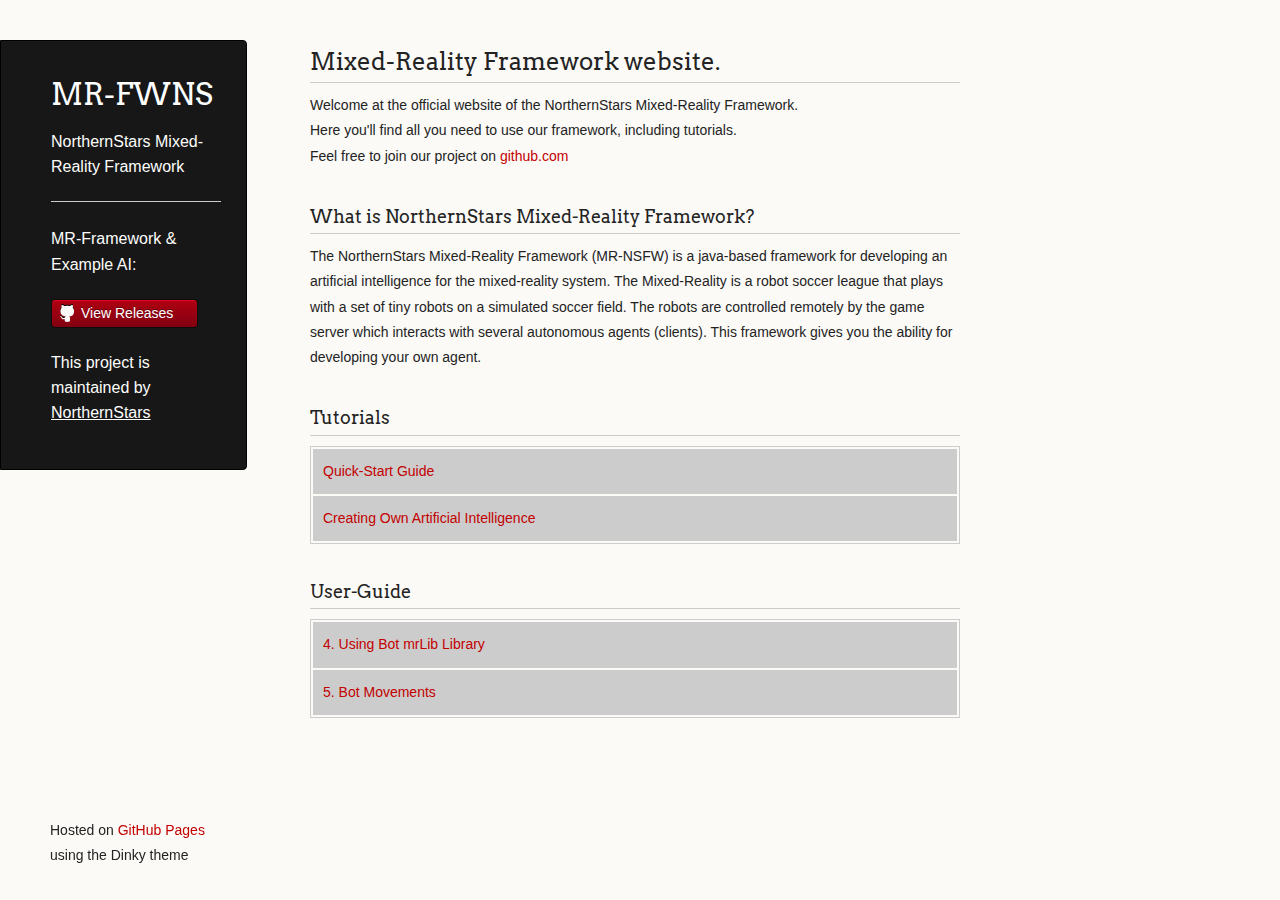
<file: index.html>
<!doctype html>
<html>
  <head>
    <meta charset="utf-8">
    <meta http-equiv="X-UA-Compatible" content="chrome=1">
    <title>NorthernStars Mixed-Reality Framework by NorthernStars</title>

    <link rel="stylesheet" href="stylesheets/styles.css">
    <link rel="stylesheet" href="stylesheets/pygment_trac.css">
    <script src="javascripts/scale.fix.js"></script>
    <script src="javascripts/main.js"></script>
    <meta name="viewport" content="width=device-width, initial-scale=1, user-scalable=no">
    <!--[if lt IE 9]>
    <script src="//html5shiv.googlecode.com/svn/trunk/html5.js"></script>
    <![endif]-->
  </head>
  <body onload="checkJavaSyntax()">
    <div class="wrapper">
      <header>
        <h1 class="header">MR-FWNS</h1>
        <p class="header">NorthernStars Mixed-Reality Framework</p>

		<hr />
		<p class="header">MR-Framework & Example AI:</p>
        <ul>
        	<li><a class="buttons github" href="https://github.com/NorthernStars/MR-FWNS/releases" target="_blank">View Releases</a></li>
        </ul>

        <p class="header">This project is maintained by <a class="header name" href="https://github.com/NorthernStars">NorthernStars</a></p>


      </header>
      <section>
      	<h2>Mixed-Reality Framework website.</h2>
      	<p>
      		Welcome at the official website of the NorthernStars Mixed-Reality Framework.<br />
      		Here you'll find all you need to use our framework, including tutorials.<br />
      		Feel free to join our project on <a href="https://github.com/NorthernStars/MR-FWNS" target="_blank">github.com</a>
      	</p>
      	
      	<h3>What is NorthernStars Mixed-Reality Framework?</h3>
      	<p>
      		The NorthernStars Mixed-Reality Framework (MR-NSFW) is a java-based framework for developing an artificial intelligence for the mixed-reality system.
      		The Mixed-Reality is a robot soccer league that plays with a set of tiny robots on a simulated soccer field.
			The robots are controlled remotely by the game server which interacts with several autonomous agents (clients).
			This framework gives you the ability for developing your own agent.
      	</p>
      	
      	<p>
      		<h3>Tutorials</h3>
      		<table>
      			<tr>
      				<td><a href="tutorials/quickstart.html">Quick-Start Guide</a></td>
      			</tr>
      			<tr>
      				<td><a href="tutorials/createai.html">Creating Own Artificial Intelligence</a></td>
      			</tr>
      		</table>
      	</p>
      	
      	<p>
      		<h3>User-Guide</h3>
      		<table>
      			<!-- <tr>
      				<td><a href="userguide/00_overview.html">0. Framework Overview</a></td>
      			</tr>
      			<tr>
      				<td><a href="userguide/001_install_instructions.html">1. Installation Instructions</a></td>
      			</tr>      			
      			<tr>
      				<td><a href="userguide/02_bot_remotecontrol.html">2. Bot Remotecontrol</a></td>
      			</tr>
      			<tr>
      				<td><a href="userguide/03_ai_interface.html">3. ArtificialIntelligence Interface</a></td>
      			</tr> -->
      			<tr>
      				<td><a href="userguide/04_bot_mrlib.html">4. Using Bot mrLib Library</a></td>
      			</tr>
      			<tr>
      				<td><a href="userguide/05_bot_movements.html">5. Bot Movements</a></td>
      			</tr>
      			
      		</table>
      	</p>      	
   
		
	  </section>
      <footer>
        <p><small>Hosted on <a href="http://pages.github.com">GitHub Pages</a> using the Dinky theme</small></p>
      </footer>
    </div>
    <!--[if !IE]><script>fixScale(document);</script><![endif]-->
		
  </body>
</html>
</file>
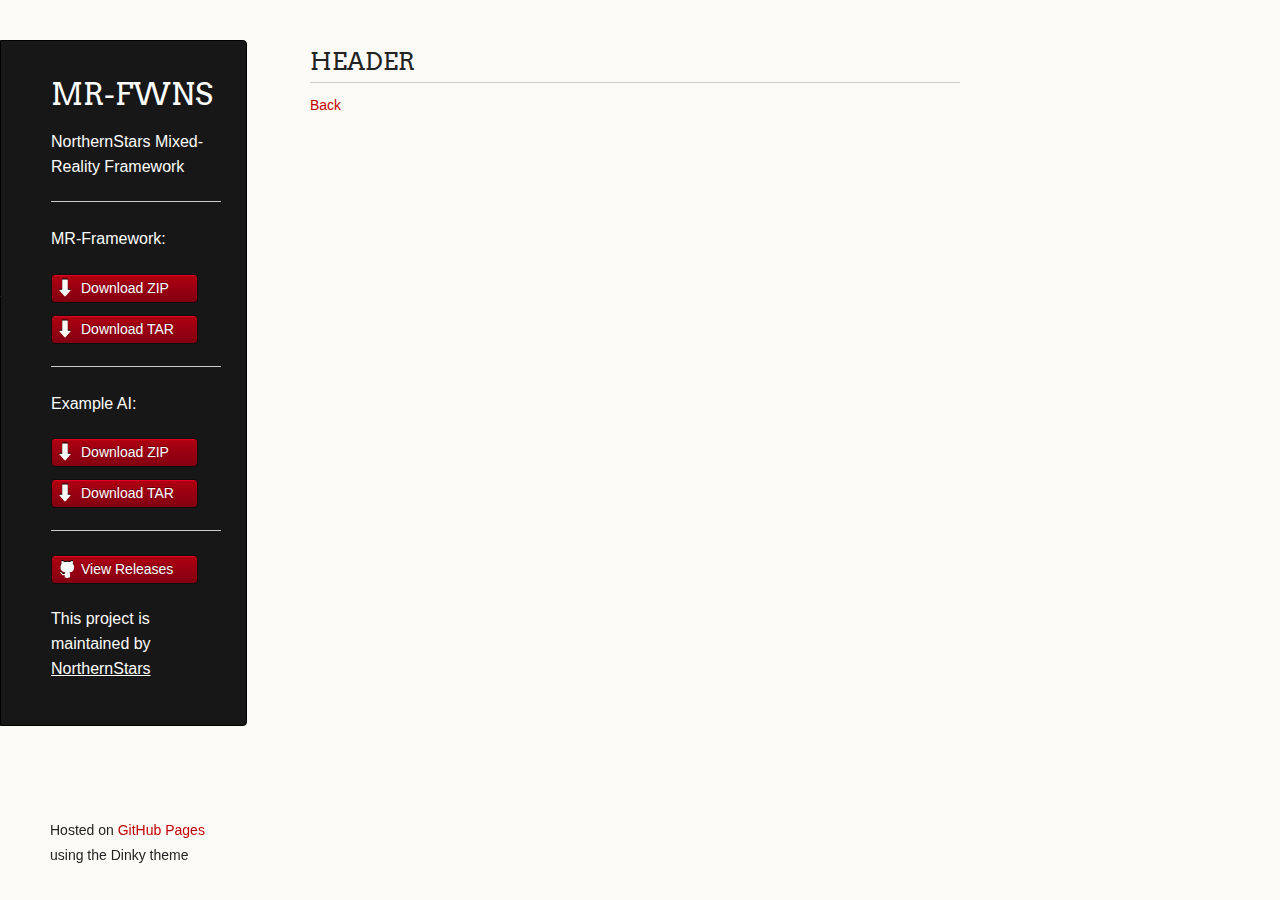
<file: html-template.html>
<!doctype html>
<html>
  <head>
    <meta charset="utf-8">
    <meta http-equiv="X-UA-Compatible" content="chrome=1">
    <title>NorthernStars Mixed-Reality Framework by NorthernStars</title>

    <link rel="stylesheet" href="stylesheets/styles.css">
    <link rel="stylesheet" href="stylesheets/pygment_trac.css">
    <script src="javascripts/scale.fix.js"></script>
    <script src="javascripts/main.js"></script>
    <meta name="viewport" content="width=device-width, initial-scale=1, user-scalable=no">
    <!--[if lt IE 9]>
    <script src="//html5shiv.googlecode.com/svn/trunk/html5.js"></script>
    <![endif]-->
  </head>
  <body onload="checkJavaSyntax()">
    <div class="wrapper">
      <header>
        <h1 class="header">MR-FWNS</h1>
        <p class="header">NorthernStars Mixed-Reality Framework</p>

		<hr />
		<p class="header">MR-Framework:</p>
        <ul>
          	<li class="download"><a class="buttons" href="https://github.com/NorthernStars/MR-FWNS/raw/master/MR-FWNS-complete.zip">Download ZIP</a></li>
          	<li class="download"><a class="buttons" href="https://github.com/NorthernStars/MR-FWNS/raw/master/MR-FWNS-complete.tar.gz">Download TAR</a></li>
        </ul>
        
        <hr />
		<p class="header">Example AI:</p>
        <ul>
          	<li class="download"><a class="buttons" href="https://github.com/NorthernStars/MR-FWNS/raw/master/MR-FWNS-AI.zip">Download ZIP</a></li>
          	<li class="download"><a class="buttons" href="https://github.com/NorthernStars/MR-FWNS/raw/master/MR-FWNS-AI.tar.gz">Download TAR</a></li>
        </ul>
        
        <hr />
        <ul>
        	<li><a class="buttons github" href="https://github.com/NorthernStars/MR-FWNS/releases" target="_blank">View Releases</a></li>
        </ul>

        <p class="header">This project is maintained by <a class="header name" href="https://github.com/NorthernStars">NorthernStars</a></p>


      </header>
      <section>
      	<h2>HEADER</h2>
      	
      	<!-- CONTENT -->
      	
      	<p><a class="back" href="javascript: history.back()">Back</a></p>
	  </section>
      <footer>
        <p><small>Hosted on <a href="http://pages.github.com">GitHub Pages</a> using the Dinky theme</small></p>
      </footer>
    </div>
    <!--[if !IE]><script>fixScale(document);</script><![endif]-->
		
  </body>
</html>
</file>
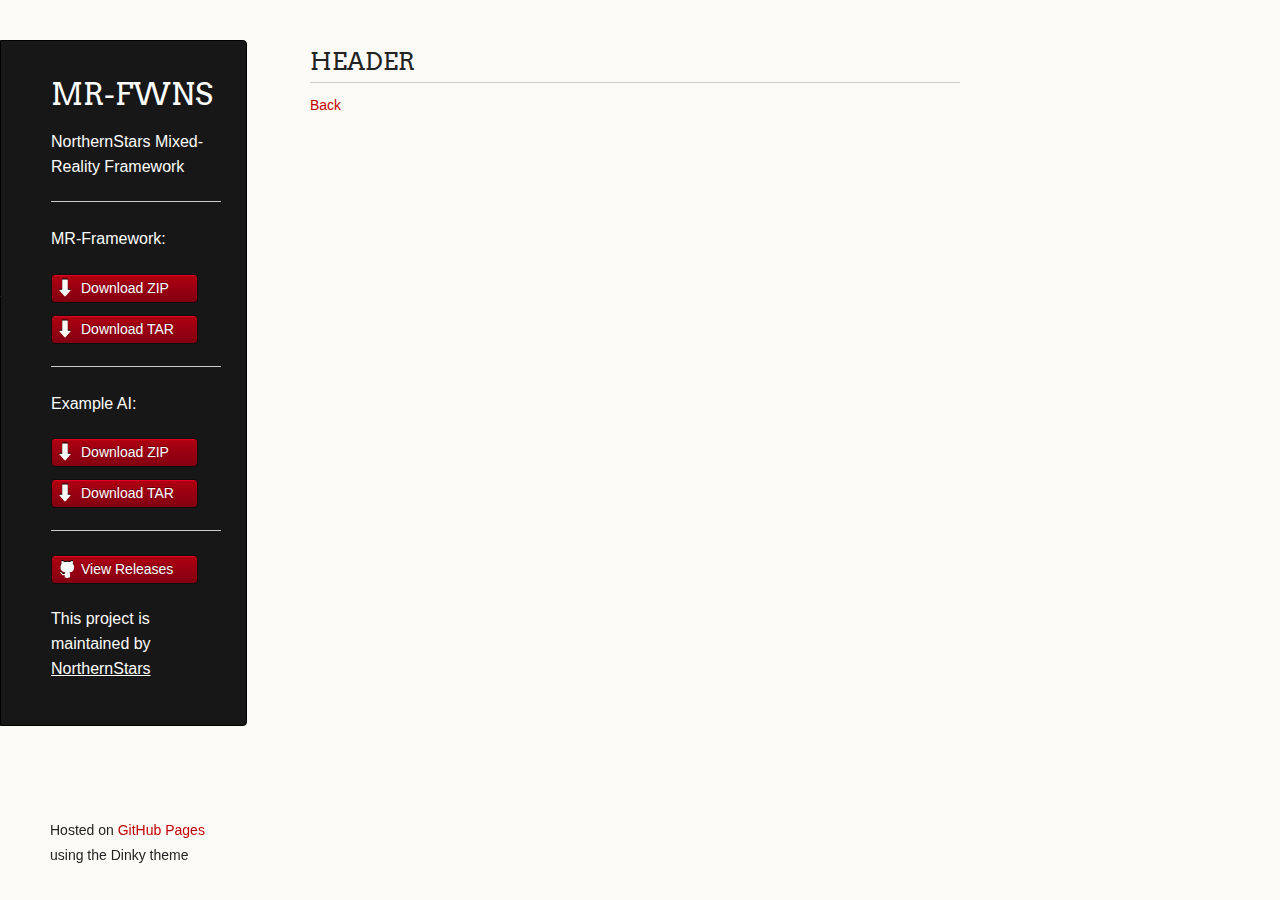
<file: html-template_subdir.html>
<!doctype html>
<html>
  <head>
    <meta charset="utf-8">
    <meta http-equiv="X-UA-Compatible" content="chrome=1">
    <title>NorthernStars Mixed-Reality Framework by NorthernStars</title>

    <link rel="stylesheet" href="../stylesheets/styles.css">
    <link rel="stylesheet" href="../stylesheets/pygment_trac.css">
    <script src="../javascripts/scale.fix.js"></script>
    <script src="../javascripts/main.js"></script>
    <meta name="viewport" content="width=device-width, initial-scale=1, user-scalable=no">
    <!--[if lt IE 9]>
    <script src="//html5shiv.googlecode.com/svn/trunk/html5.js"></script>
    <![endif]-->
  </head>
  <body onload="checkJavaSyntax()">
    <div class="wrapper">
      <header>
        <h1 class="header">MR-FWNS</h1>
        <p class="header">NorthernStars Mixed-Reality Framework</p>

		<hr />
		<p class="header">MR-Framework:</p>
        <ul>
          	<li class="download"><a class="buttons" href="https://github.com/NorthernStars/MR-FWNS/raw/master/MR-FWNS-complete.zip">Download ZIP</a></li>
          	<li class="download"><a class="buttons" href="https://github.com/NorthernStars/MR-FWNS/raw/master/MR-FWNS-complete.tar.gz">Download TAR</a></li>
        </ul>
        
        <hr />
		<p class="header">Example AI:</p>
        <ul>
          	<li class="download"><a class="buttons" href="https://github.com/NorthernStars/MR-FWNS/raw/master/MR-FWNS-AI.zip">Download ZIP</a></li>
          	<li class="download"><a class="buttons" href="https://github.com/NorthernStars/MR-FWNS/raw/master/MR-FWNS-AI.tar.gz">Download TAR</a></li>
        </ul>
        
        <hr />
        <ul>
        	<li><a class="buttons github" href="https://github.com/NorthernStars/MR-FWNS/releases" target="_blank">View Releases</a></li>
        </ul>

        <p class="header">This project is maintained by <a class="header name" href="https://github.com/NorthernStars">NorthernStars</a></p>


      </header>
      <section>
      	<h2>HEADER</h2>
      	
      	<!-- CONTENT -->
      	
      	<p><a class="back" href="javascript: history.back()">Back</a></p>
	  </section>
      <footer>
        <p><small>Hosted on <a href="http://pages.github.com">GitHub Pages</a> using the Dinky theme</small></p>
      </footer>
    </div>
    <!--[if !IE]><script>fixScale(document);</script><![endif]-->
		
  </body>
</html>
</file>
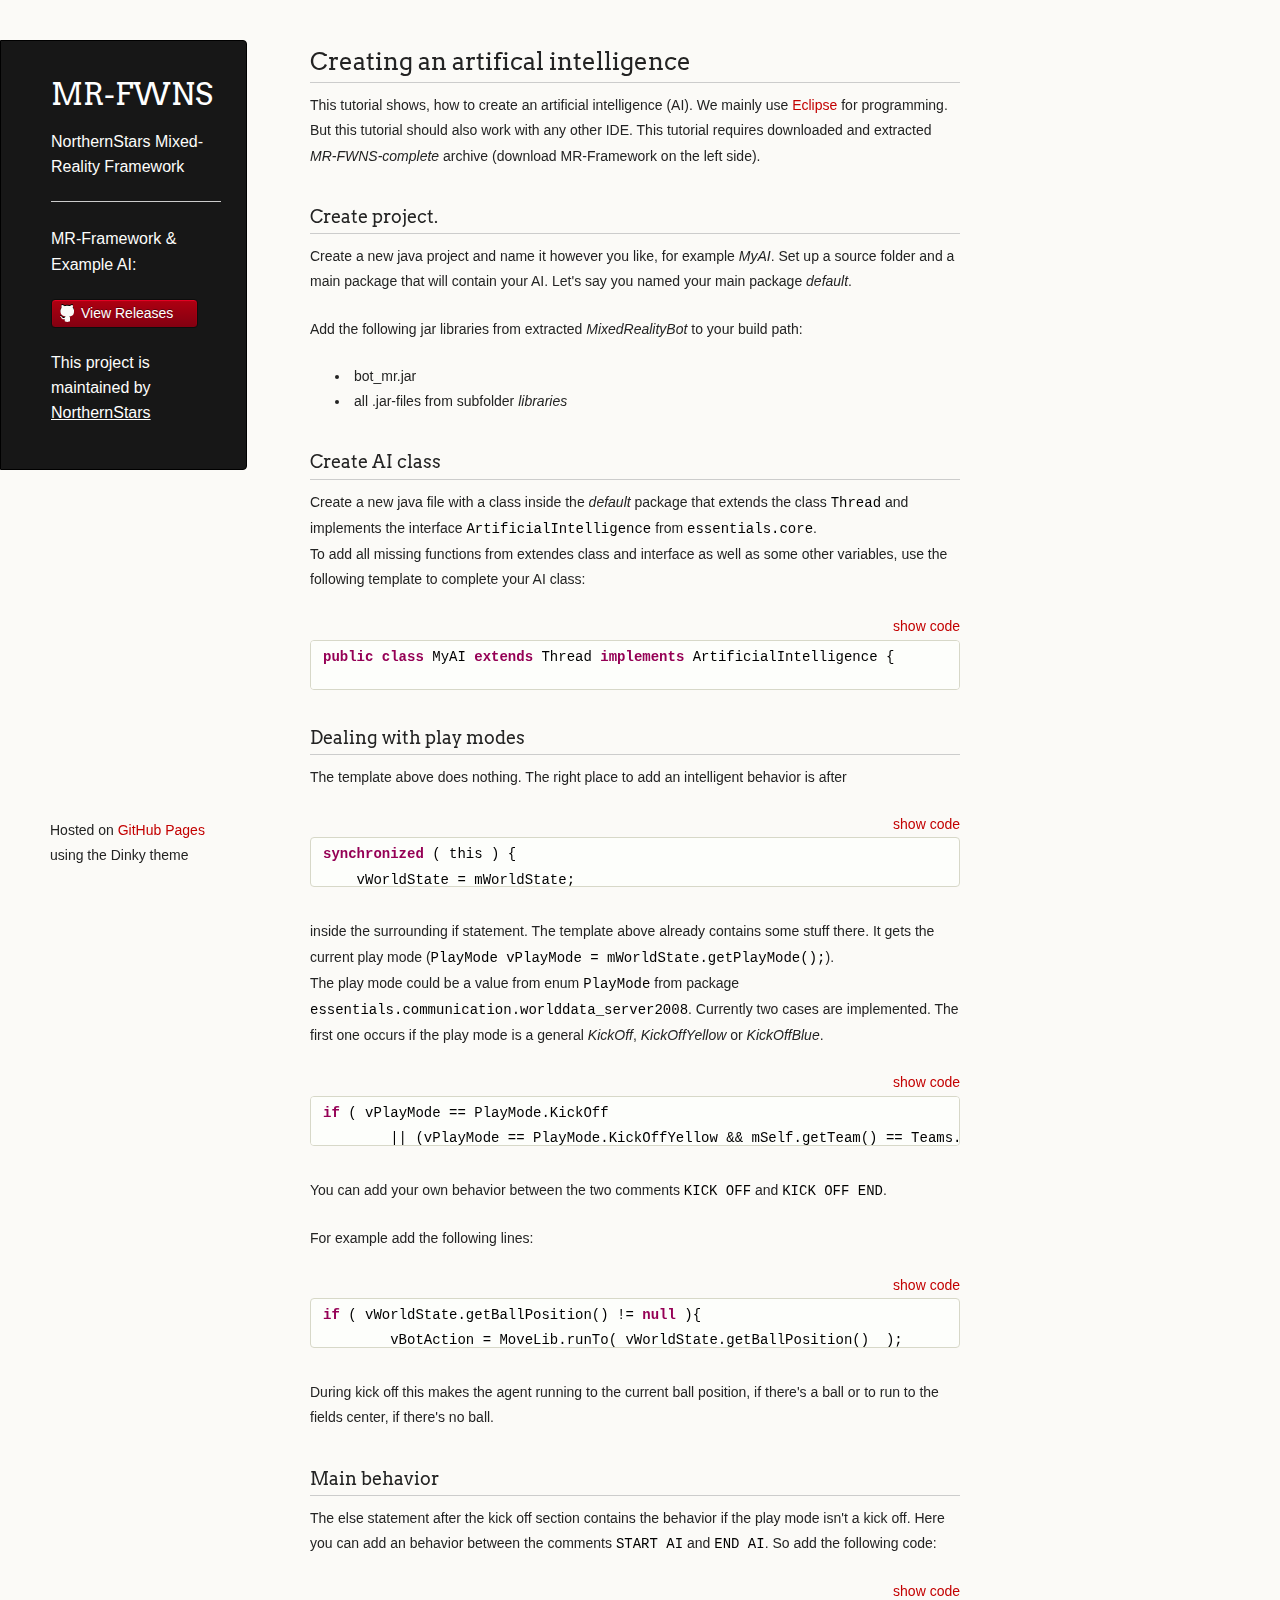
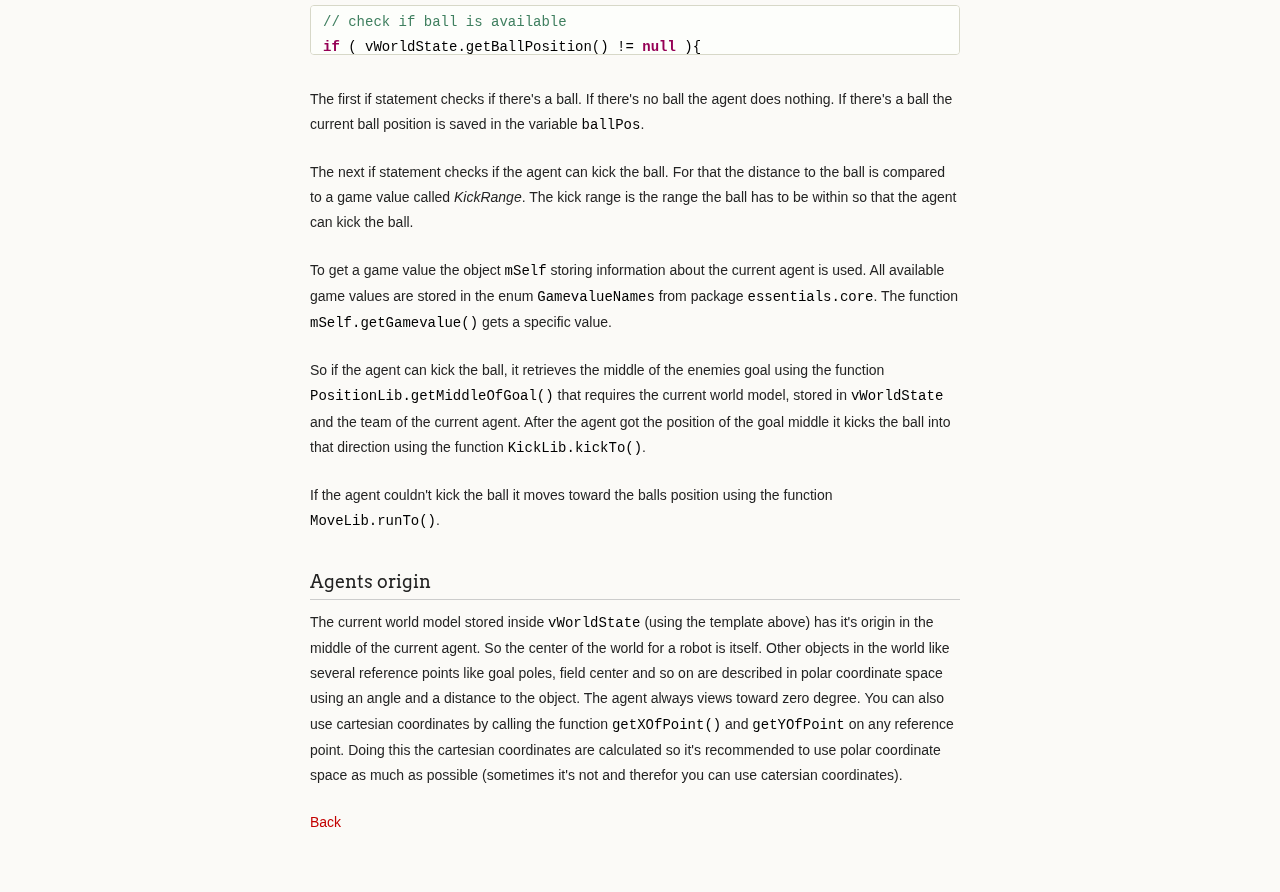
<file: tutorials/createai.html>
<!doctype html>
<html>
  <head>
    <meta charset="utf-8">
    <meta http-equiv="X-UA-Compatible" content="chrome=1">
    <title>NorthernStars Mixed-Reality Framework by NorthernStars</title>

    <link rel="stylesheet" href="../stylesheets/styles.css">
    <link rel="stylesheet" href="../stylesheets/pygment_trac.css">
    <script src="../javascripts/scale.fix.js"></script>
    <script src="../javascripts/main.js"></script>
    <meta name="viewport" content="width=device-width, initial-scale=1, user-scalable=no">
    <!--[if lt IE 9]>
    <script src="//html5shiv.googlecode.com/svn/trunk/html5.js"></script>
    <![endif]-->
  </head>
  <body onload="checkJavaSyntax()">
    <div class="wrapper">
      <header>
        <h1 class="header">MR-FWNS</h1>
        <p class="header">NorthernStars Mixed-Reality Framework</p>

		<hr />
		<p class="header">MR-Framework & Example AI:</p>
        <ul>
        	<li><a class="buttons github" href="https://github.com/NorthernStars/MR-FWNS/releases" target="_blank">View Releases</a></li>
</ul>

        <p class="header">This project is maintained by <a class="header name" href="https://github.com/NorthernStars">NorthernStars</a></p>


      </header>
      <section>
      	<h2>Creating an artifical intelligence</h2>
      	<p>
      		This tutorial shows, how to create an artificial intelligence (AI).
      		We mainly use <a href="https://eclipse.org/" target="_blank">Eclipse</a> for programming.
      		But this tutorial should also work with any other IDE.
      		This tutorial requires downloaded and extracted <i>MR-FWNS-complete</i> archive (download MR-Framework on the left side).
      		
      	</p>
      	
      	<h3>Create project.</h3>
      	<p>
      		Create a new java project and name it however you like, for example <i>MyAI</i>.
      		Set up a source folder and a main package that will contain your AI. Let's say you named your main package <i>default</i>.
      	</p>
      	<p>
      		Add the following jar libraries from extracted <i>MixedRealityBot</i> to your build path:
      		<ul>
      			<li>bot_mr.jar</li>
			<li>all .jar-files from subfolder <i>libraries</i></li>
      		</ul> 
      	</p>
      	
      	<h3>Create AI class</h3>
      	<p>
      		Create a new java file with a class inside the <i>default</i> package that extends the class <code>Thread</code> and implements the interface <code>ArtificialIntelligence</code> from <code>essentials.core</code>.<br />
      		To add all missing functions from extendes class and interface as well as some other variables, use the following template to complete your AI class:
      	</p>
<pre>
public class MyAI extends Thread implements ArtificialIntelligence {

    BotInformation mSelf = null;
    RawWorldData mWorldState = null;
    Action mAction = null;
    
    boolean mNeedNewAction = true;    
    boolean mIsStarted = false;
    boolean mIsPaused = false;
    
    @Override
    public void initializeAI( BotInformation aOneSelf ) {        
        mSelf = aOneSelf; 
        mIsStarted = true;
        start();        
    }

    @Override
    public void resumeAI() {        
        mIsPaused = false;        
    }
    
    @Override
    public void suspendAI() {        
        mIsPaused = true;           
    }
    
    /**
     * Main function of AI
     */
    public void run(){
        
        RawWorldData vWorldState = null;
        Action vBotAction = null;
        
        while ( mIsStarted ){
            
            while ( mIsPaused ){ try { sleep( 10 ); } catch ( InterruptedException e ) { e.printStackTrace(); } }

            try {             
                if ( mNeedNewAction && mWorldState != null  ){
                    synchronized ( this ) {
                        vWorldState = mWorldState;
                    }
                    
                    // Getting current play mode
                    PlayMode vPlayMode = mWorldState.getPlayMode();
                    
                    // Check for kick off
                    if ( vPlayMode == PlayMode.KickOff
                    		|| (vPlayMode == PlayMode.KickOffYellow && mSelf.getTeam() == Teams.Yellow)
                    		|| (vPlayMode == PlayMode.KickOffBlue && mSelf.getTeam() == Teams.Blue) ){
                    	
                    	// --------------- KICK OFF ---------------
                    	// --------------- KICK OFF END ---------------
                    	
                    }
                    // No kick off
                    else {
                    	
                    	// --------------- START AI -------------------	                    
                    	// ---------------- END AI --------------------
                    
                    }
                    
                    // Set action
                    synchronized ( this ) {
                        mAction = vBotAction;
                        mNeedNewAction = false;
                    }                  
                }
                Thread.sleep( 1 );                
            } catch ( Exception e ) {
                e.printStackTrace();
            }            
            
        }
        
    }

    
    @Override
    public synchronized Action getAction() {
        synchronized ( this ) {
            if( mAction != null)
                return mAction;
        }
        return (Action) Movement.NO_MOVEMENT;        
    }

    @Override
    public void putWorldState( WorldData aWorldState) {
        synchronized ( this ) {
        	if( aWorldState instanceof RawWorldData ){
        		mWorldState = (RawWorldData) aWorldState;
        	}
            if( aWorldState != null && mWorldState.getReferencePoints() != null && !mWorldState.getReferencePoints().isEmpty() ){            
            	mNeedNewAction = true;
            } else {
            	mNeedNewAction = false;
            }
        }        
    }

    @Override
    public void disposeAI() {        
        mIsStarted = false;
        mIsPaused = false;        
    }
    
    @Override
    public boolean isRunning() {
        return mIsStarted && !mIsPaused;        
    }

	@Override
	public boolean wantRestart() {
		return false;
	}

    @Override
    public void executeCommand( String arg0 ) {
    }

}     		
</pre>

		<h3>Dealing with play modes</h3>
		<p>
			The template above does nothing.
			The right place to add an intelligent behavior is after
		</p>
<pre>
synchronized ( this ) {
    vWorldState = mWorldState;
}
</pre>
		<p>
			inside the surrounding if statement.
			The template above already contains some stuff there.
			It gets the current play mode (<code>PlayMode vPlayMode = mWorldState.getPlayMode();</code>).<br />
			The play mode could be a value from enum <code>PlayMode</code> from package <code>essentials.communication.worlddata_server2008</code>.
			Currently two cases are implemented.
			The first one occurs if the play mode is a general <i>KickOff</i>, <i>KickOffYellow</i> or <i>KickOffBlue</i>.
		</p>
<pre>
if ( vPlayMode == PlayMode.KickOff
	|| (vPlayMode == PlayMode.KickOffYellow && mSelf.getTeam() == Teams.Yellow)
	|| (vPlayMode == PlayMode.KickOffBlue && mSelf.getTeam() == Teams.Blue) )
</pre>
		<p>
		You can add your own behavior between the two comments
		<code>KICK OFF</code> and <code>KICK OFF END</code>.
		</p>
		<p>
		For example add the following lines:
		</p>
<pre>
if ( vWorldState.getBallPosition() != null ){
	vBotAction = MoveLib.runTo( vWorldState.getBallPosition()  );
}
else {
	vBotAction = MoveLib.runTo( vWorldState.getFieldCenter() );
}
</pre
		<p>
			During kick off this makes the agent running to the current ball position, if there's a ball or to run to the fields center, if there's no ball.
		</p>
		
		<h3>Main behavior</h3>
		<p>
			The else statement after the kick off section contains the behavior if the play mode isn't a kick off.
			Here you can add an behavior between the comments <code>START AI</code> and <code>END AI</code>.
			So add the following code:
		</p>
<pre>
// check if ball is available
if ( vWorldState.getBallPosition() != null ){
	                    	
	// get ball position
	BallPosition ballPos = vWorldState.getBallPosition();
		                    	
	// check if bot can kick
	if ( ballPos.getDistanceToBall() < mSelf.getGamevalue( GamevalueNames.KickRange ) ){                 
		// kick
		ReferencePoint goalMid = PositionLib.getMiddleOfGoal( vWorldState, mSelf.getTeam() );
		vBotAction = KickLib.kickTo( goalMid ); 
	
	} else {
		// move to ball
		vBotAction = MoveLib.runTo( ballPos );
	}	 
	                    	
}
</pre>
		<p>
			The first if statement checks if there's a ball. If there's no ball the agent does nothing.
			If there's a ball the current ball position is saved in the variable <code>ballPos</code>.
		</p>
		<p>
			The next if statement checks if the agent can kick the ball.
			For that the distance to the ball is compared to a game value called <i>KickRange</i>.
			The kick range is the range the ball has to be within so that the agent can kick the ball.
		</p>
		<p>
			To get a game value the object <code>mSelf</code> storing information about the current agent is used.
			All available game values are stored in the enum <code>GamevalueNames</code> from package <code>essentials.core</code>.
			The function <code>mSelf.getGamevalue()</code> gets a specific value.
		</p>
		<p>
			So if the agent can kick the ball, it retrieves the middle of the enemies goal using the function <code>PositionLib.getMiddleOfGoal()</code>
			that requires the current world model, stored in <code>vWorldState</code> and the team of the current agent.
			After the agent got the position of the goal middle it kicks the ball into that direction using the function <code>KickLib.kickTo()</code>.
		</p>
		<p>
			If the agent couldn't kick the ball it moves toward the balls position using the function <code>MoveLib.runTo()</code>.
		</p>
		
		<h3>Agents origin</h3>
		<p>
			The current world model stored inside <code>vWorldState</code> (using the template above) has it's origin in the middle of the current agent.
			So the center of the world for a robot is itself.
			Other objects in the world like several reference points like goal poles, field center and so on are described in polar coordinate space using an
			angle and a distance to the object.
			The agent always views toward zero degree.
			You can also use cartesian coordinates by calling the function <code>getXOfPoint()</code> and <code>getYOfPoint</code> on any reference point.
			Doing this the cartesian coordinates are calculated so it's recommended to use polar coordinate space as much as possible (sometimes it's not and therefor you can use catersian coordinates).
		</p>
      	
      	
      	<p><a class="back" href="javascript: history.back()">Back</a></p>
	  </section>
      <footer>
        <p><small>Hosted on <a href="http://pages.github.com">GitHub Pages</a> using the Dinky theme</small></p>
      </footer>
    </div>
    <!--[if !IE]><script>fixScale(document);</script><![endif]-->
		
  </body>
</html>
</file>
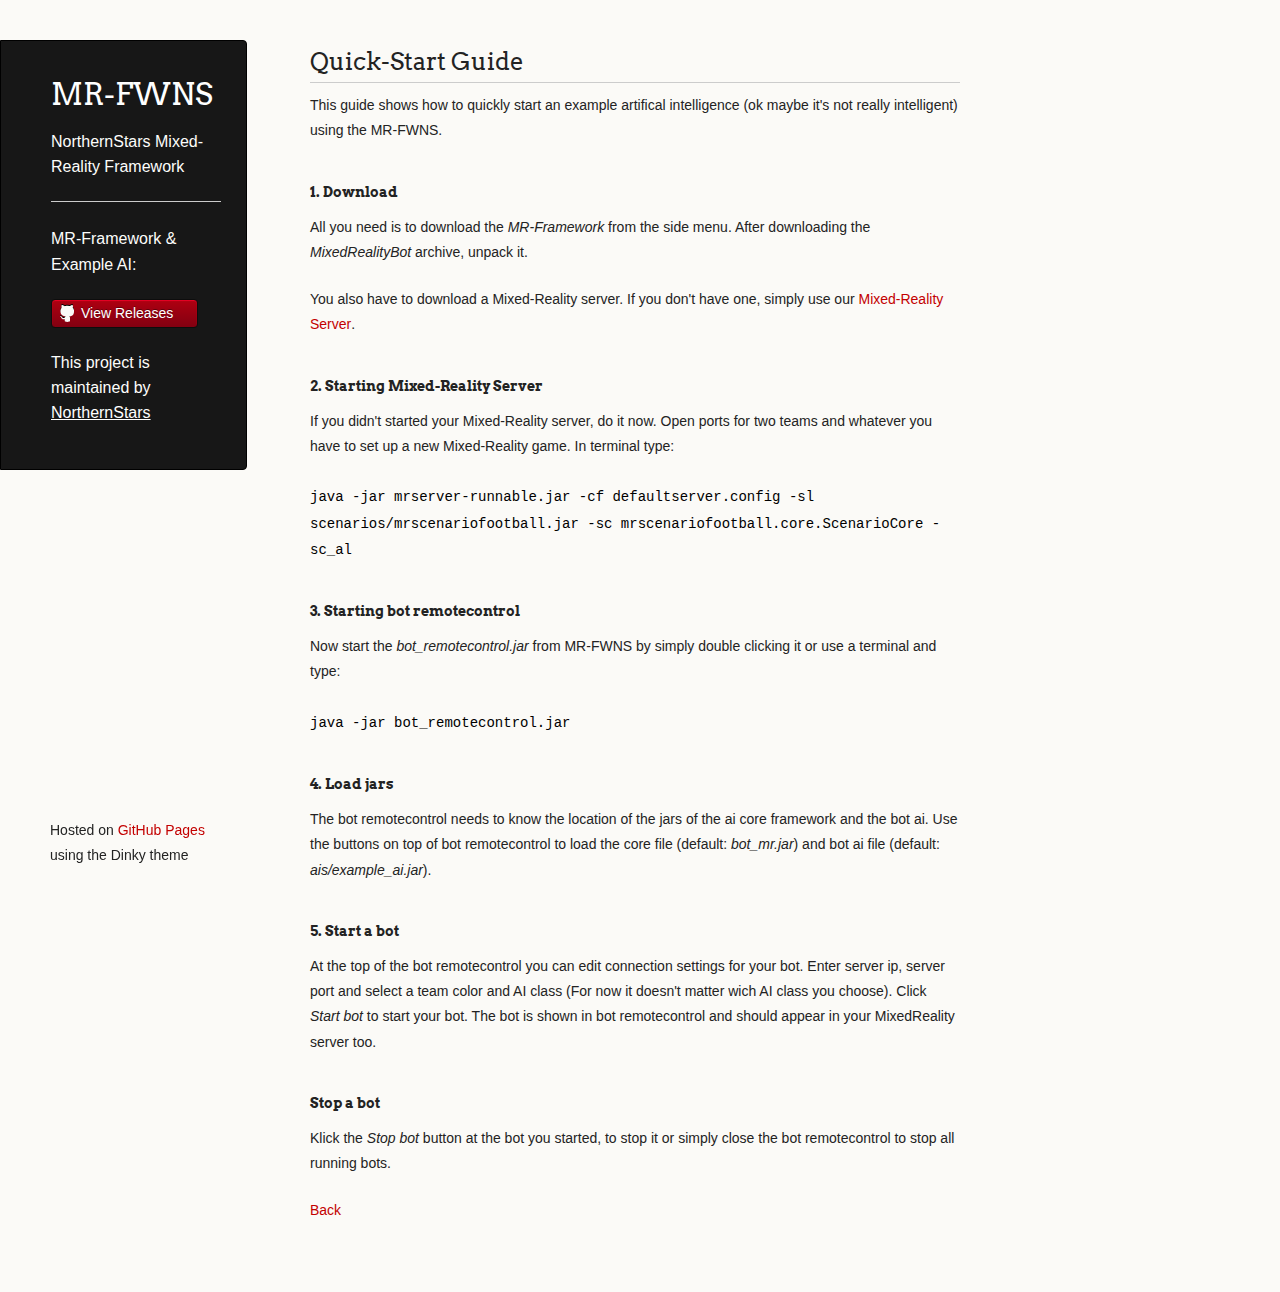
<file: tutorials/quickstart.html>
<!doctype html>
<html>
  <head>
    <meta charset="utf-8">
    <meta http-equiv="X-UA-Compatible" content="chrome=1">
    <title>NorthernStars Mixed-Reality Framework by NorthernStars</title>

    <link rel="stylesheet" href="../stylesheets/styles.css">
    <link rel="stylesheet" href="../stylesheets/pygment_trac.css">
    <script src="../javascripts/scale.fix.js"></script>
    <script src="../javascripts/main.js"></script>
    <meta name="viewport" content="width=device-width, initial-scale=1, user-scalable=no">
    <!--[if lt IE 9]>
    <script src="//html5shiv.googlecode.com/svn/trunk/html5.js"></script>
    <![endif]-->
  </head>
  <body onload="checkJavaSyntax()">
    <div class="wrapper">
      <header>
        <h1 class="header">MR-FWNS</h1>
        <p class="header">NorthernStars Mixed-Reality Framework</p>

		<hr />
		<p class="header">MR-Framework & Example AI:</p>
        <ul>
        	<li><a class="buttons github" href="https://github.com/NorthernStars/MR-FWNS/releases" target="_blank">View Releases</a></li>
	</ul>

        <p class="header">This project is maintained by <a class="header name" href="https://github.com/NorthernStars">NorthernStars</a></p>


      </header>
      <section>
      	<h2>Quick-Start Guide</h2>
      	<p>
      		This guide shows how to quickly start an example artifical intelligence (ok maybe it's not really intelligent) using the MR-FWNS.<br />
      	</p>
      	
      	<h4>1. Download</h4>
      	<p>
      		All you need is to download the <i>MR-Framework</i> from the side menu.
      		After downloading the <i>MixedRealityBot</i> archive, unpack it.
      	</p>
      	<p>
    		You also have to download a Mixed-Reality server. If you don't have one, simply use our <a href="http://northernstars.github.io/mrserver" target="_blank">Mixed-Reality Server</a>.   				
      	</p>
      	
      	<h4>2. Starting Mixed-Reality Server</h4>
      	<p>
      		If you didn't started your Mixed-Reality server, do it now. Open ports for two teams and whatever you have to set up a new Mixed-Reality game. In terminal type:<br />
		<br />
      		<code>java -jar mrserver-runnable.jar -cf defaultserver.config -sl scenarios/mrscenariofootball.jar -sc mrscenariofootball.core.ScenarioCore -sc_al</code>
      	</p>
      	
      	<h4>3. Starting bot remotecontrol</h4>
      	<p>
      		Now start the <i>bot_remotecontrol.jar</i> from MR-FWNS by simply double clicking it or use a terminal and type:<br />
		<br />
      		<code>java -jar bot_remotecontrol.jar</code>
      	</p>
      	
      	<h4>4. Load jars</h4>
      	<p>
      		The bot remotecontrol needs to know the location of the jars of the ai core framework and the bot ai.
      		Use the buttons on top of bot remotecontrol to load the core file (default: <i>bot_mr.jar</i>) and bot ai file (default: <i>ais/example_ai.jar</i>). 
      	</p>
      	
      	<h4>5. Start a bot</h4>
      	<p>
      		At the top of the bot remotecontrol you can edit connection settings for your bot.
      		Enter server ip, server port and select a team color and AI class (For now it doesn't matter wich AI class you choose).
      		Click <i>Start bot</i> to start your bot. The bot is shown in bot remotecontrol and should appear in your MixedReality server too.
      	</p>
      	
      	<h4>Stop a bot</h4>
      	<p>
      		Klick the <i>Stop bot</i> button at the bot you started, to stop it or simply close the bot remotecontrol to stop all running bots.
      	</p>
      	
      	<p><a class="back" href="javascript: history.back()">Back</a></p>
	  </section>
      <footer>
        <p><small>Hosted on <a href="http://pages.github.com">GitHub Pages</a> using the Dinky theme</small></p>
      </footer>
    </div>
    <!--[if !IE]><script>fixScale(document);</script><![endif]-->
		
  </body>
</html>
</file>
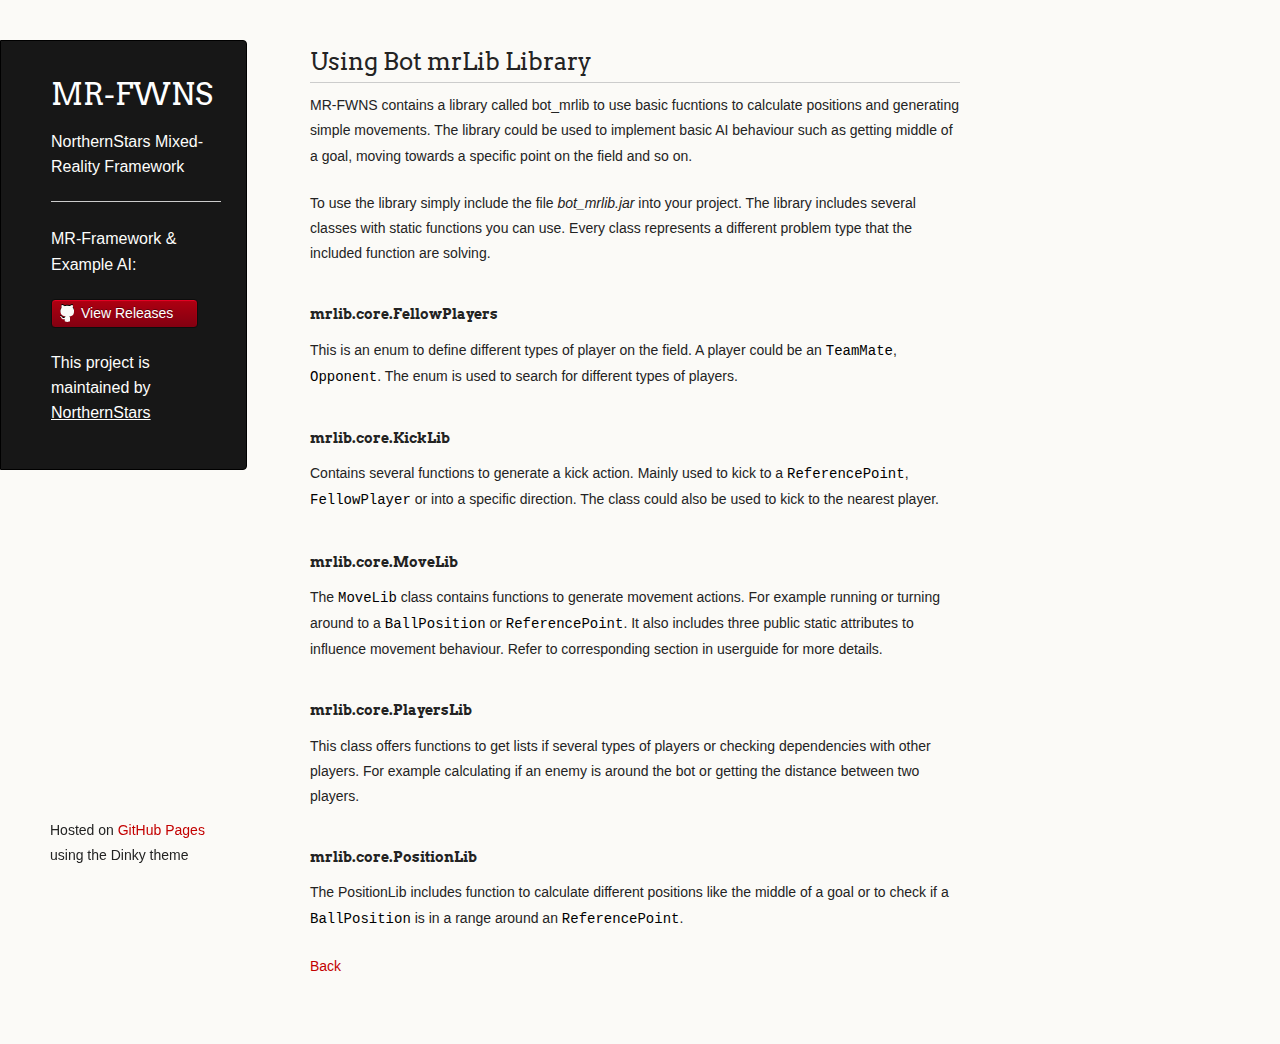
<file: userguide/04_bot_mrlib.html>
<!doctype html>
<html>
  <head>
    <meta charset="utf-8">
    <meta http-equiv="X-UA-Compatible" content="chrome=1">
    <title>NorthernStars Mixed-Reality Framework by NorthernStars</title>

    <link rel="stylesheet" href="../stylesheets/styles.css">
    <link rel="stylesheet" href="../stylesheets/pygment_trac.css">
    <script src="../javascripts/scale.fix.js"></script>
    <script src="../javascripts/main.js"></script>
    <meta name="viewport" content="width=device-width, initial-scale=1, user-scalable=no">
    <!--[if lt IE 9]>
    <script src="//html5shiv.googlecode.com/svn/trunk/html5.js"></script>
    <![endif]-->
  </head>
  <body onload="checkJavaSyntax()">
    <div class="wrapper">
      <header>
        <h1 class="header">MR-FWNS</h1>
        <p class="header">NorthernStars Mixed-Reality Framework</p>

		<hr />
		<p class="header">MR-Framework & Example AI:</p>
        <ul>
        	<li><a class="buttons github" href="https://github.com/NorthernStars/MR-FWNS/releases" target="_blank">View Releases</a></li>
	</ul>

        <p class="header">This project is maintained by <a class="header name" href="https://github.com/NorthernStars">NorthernStars</a></p>


      </header>
      <section>
      	<h2>Using Bot mrLib Library</h2>
      	<p>
      		MR-FWNS contains a library called bot_mrlib to use basic fucntions to calculate positions and generating simple movements.
      		The library could be used to implement basic AI behaviour such as getting middle of a goal, moving towards a specific point on the field and so on.
      	</p>
      	<p>
      		To use the library simply include the file <i>bot_mrlib.jar</i> into your project.
      		The library includes several classes with static functions you can use.
      		Every class represents a different problem type that the included function are solving. 
      	</p>
      	
      	<h4>mrlib.core.FellowPlayers</h4>
      	<p>
      		This is an enum to define different types of player on the field.
      		A player could be an <code>TeamMate</code>, <code>Opponent</code>.
      		The enum is used to search for different types of players.
      	</p>
      	
      	<h4>mrlib.core.KickLib</h4>
      	<p>
      		Contains several functions to generate a kick action.
      		Mainly used to kick to a <code>ReferencePoint</code>, <code>FellowPlayer</code> or into a specific direction.
      		The class could also be used to kick to the nearest player.
      	</p>
      	
      	<h4>mrlib.core.MoveLib</h4>
      	<p>
      		The <code>MoveLib</code> class contains functions to generate movement actions.
      		For example running or turning around to a <code>BallPosition</code> or <code>ReferencePoint</code>.
      		It also includes three public static attributes to influence movement behaviour.
      		Refer to corresponding section in userguide for more details.
      	</p>
      	
      	<h4>mrlib.core.PlayersLib</h4>
      	<p>
      		This class offers functions to get lists if several types of players or checking dependencies with other players.
      		For example calculating if an enemy is around the bot or getting the distance between two players. 
      	</p>
      	
      	<h4>mrlib.core.PositionLib</h4>
      	<p>
      		The PositionLib includes function to calculate different positions like the middle of a goal or to check if a
      		<code>BallPosition</code> is in a range around an <code>ReferencePoint</code>.
      	</p>
      	
      	<p><a class="back" href="javascript: history.back()">Back</a></p>
	  </section>
      <footer>
        <p><small>Hosted on <a href="http://pages.github.com">GitHub Pages</a> using the Dinky theme</small></p>
      </footer>
    </div>
    <!--[if !IE]><script>fixScale(document);</script><![endif]-->
		
  </body>
</html>
</file>
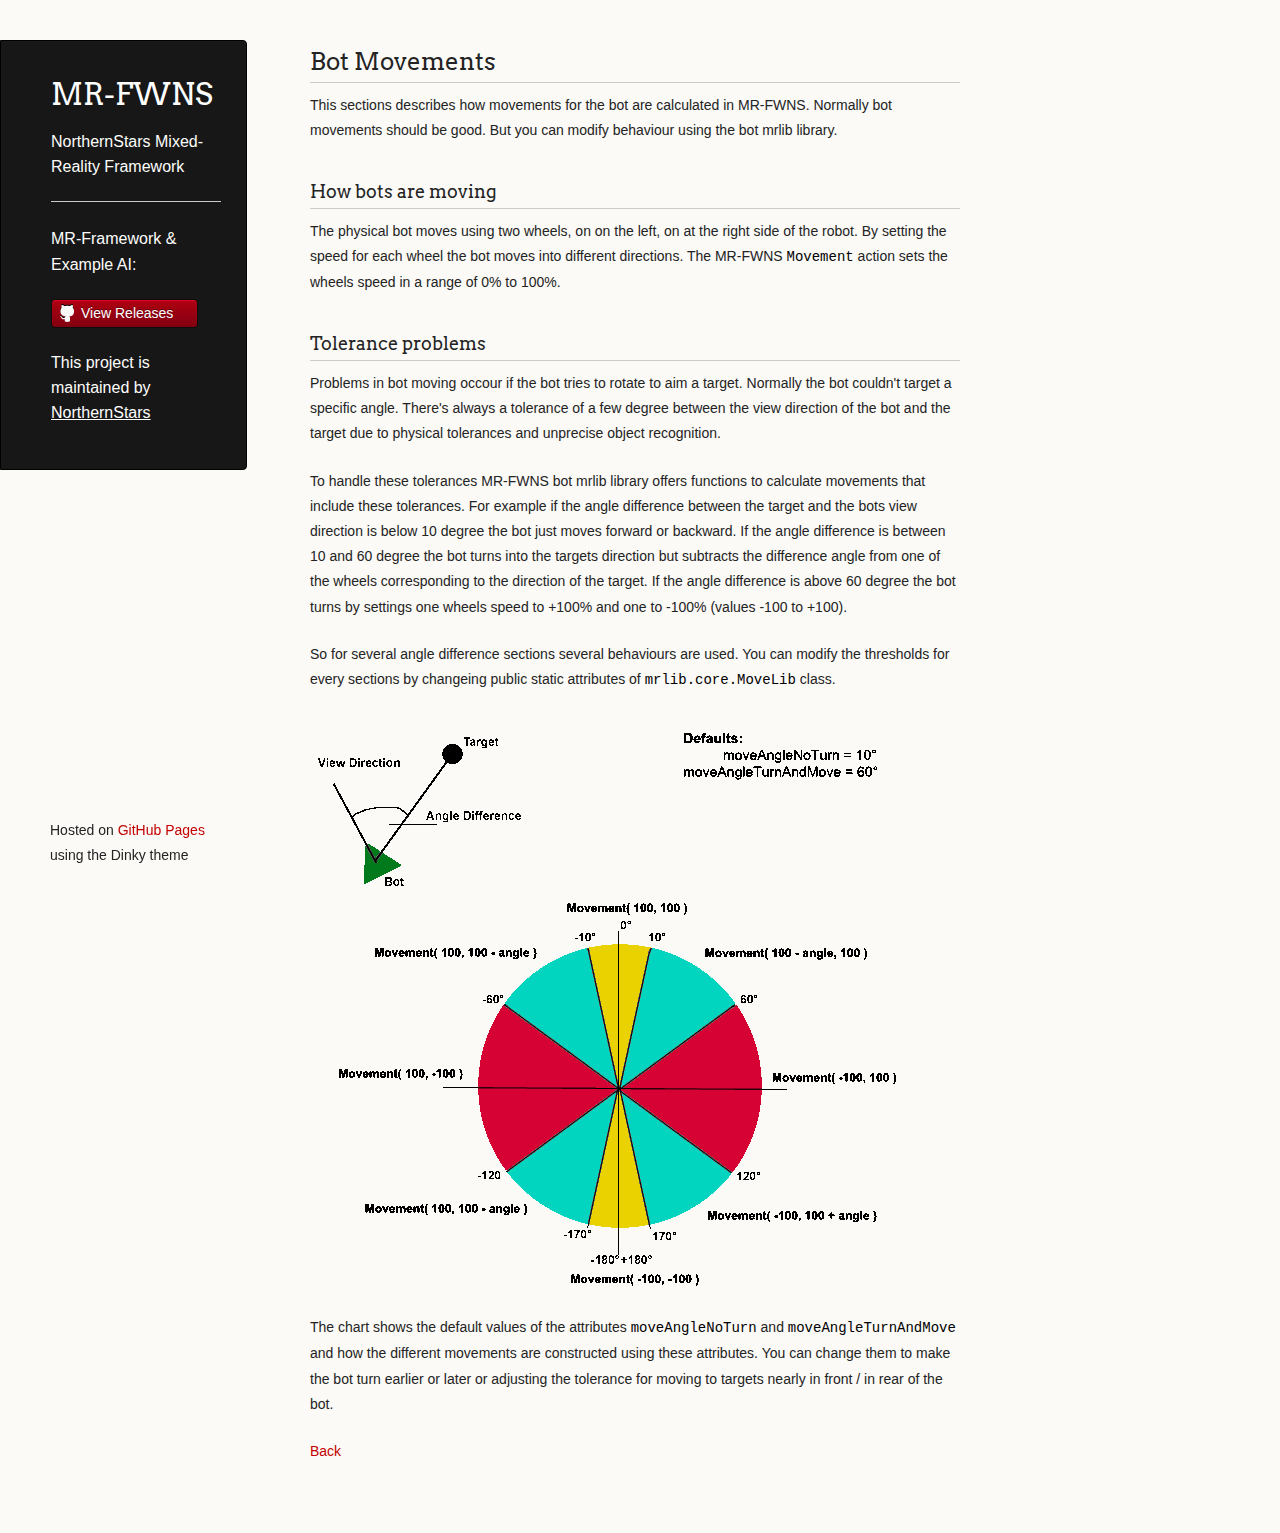
<file: userguide/05_bot_movements.html>
<!doctype html>
<html>
  <head>
    <meta charset="utf-8">
    <meta http-equiv="X-UA-Compatible" content="chrome=1">
    <title>NorthernStars Mixed-Reality Framework by NorthernStars</title>

    <link rel="stylesheet" href="../stylesheets/styles.css">
    <link rel="stylesheet" href="../stylesheets/pygment_trac.css">
    <script src="../javascripts/scale.fix.js"></script>
    <script src="../javascripts/main.js"></script>
    <meta name="viewport" content="width=device-width, initial-scale=1, user-scalable=no">
    <!--[if lt IE 9]>
    <script src="//html5shiv.googlecode.com/svn/trunk/html5.js"></script>
    <![endif]-->
  </head>
  <body onload="checkJavaSyntax()">
    <div class="wrapper">
      <header>
        <h1 class="header">MR-FWNS</h1>
        <p class="header">NorthernStars Mixed-Reality Framework</p>

		<hr />
		<p class="header">MR-Framework & Example AI:</p>
        <ul>
        	<li><a class="buttons github" href="https://github.com/NorthernStars/MR-FWNS/releases" target="_blank">View Releases</a></li>
	</ul>

        <p class="header">This project is maintained by <a class="header name" href="https://github.com/NorthernStars">NorthernStars</a></p>


      </header>
      <section>
      	<h2>Bot Movements</h2>
      	<p>
      		This sections describes how movements for the bot are calculated in MR-FWNS.
      		Normally bot movements should be good.
      		But you can modify behaviour using the bot mrlib library.
      	</p>
      	
      	<h3>How bots are moving</h3>
      	<p>
      		The physical bot moves using two wheels, on on the left, on at the right side of the robot.
      		By setting the speed for each wheel the bot moves into different directions.
      		The MR-FWNS <code>Movement</code> action sets the wheels speed in a range of 0% to 100%. 
      	</p>
      	
      	<h3>Tolerance problems</h3>
      	<p>
      		Problems in bot moving occour if the bot tries to rotate to aim a target.
      		Normally the bot couldn't target a specific angle.
      		There's always a tolerance of a few degree between the view direction of the bot and the target
      		due to physical tolerances and unprecise object recognition.
      	</p>      	
      	<p>
      		To handle these tolerances MR-FWNS bot mrlib library offers functions to calculate movements that include these tolerances.
      		For example if the angle difference between the target and the bots view direction is below 10 degree the bot just moves forward or backward.
      		If the angle difference is between 10 and 60 degree the bot turns into the targets direction but subtracts the difference angle from one of the wheels
      		corresponding to the direction of the target.
      		If the angle difference is above 60 degree the bot turns by settings one wheels speed to +100% and one to -100% (values -100 to +100).
      	</p>      	
      	<p>
      		So for several angle difference sections several behaviours are used.
      		You can modify the thresholds for every sections by changeing public static attributes of <code>mrlib.core.MoveLib</code> class.
      	</p>
      	<p>
      		<img src="img/chart-bot-movements-01.png" /><br />
      		The chart shows the default values of the attributes <code>moveAngleNoTurn</code> and <code>moveAngleTurnAndMove</code> and how the different movements are constructed
      		using these attributes.
      		You can change them to make the bot turn earlier or later or adjusting the tolerance for moving to targets nearly in front / in rear of the bot.
      	</p>
      	
      	<p><a class="back" href="javascript: history.back()">Back</a></p>
	  </section>
      <footer>
        <p><small>Hosted on <a href="http://pages.github.com">GitHub Pages</a> using the Dinky theme</small></p>
      </footer>
    </div>
    <!--[if !IE]><script>fixScale(document);</script><![endif]-->
		
  </body>
</html>
</file>
<file: stylesheets/pygment_trac.css>
.highlight  { background: #ffffff; }
.highlight .c { color: #999988; font-style: italic } /* Comment */
.highlight .err { color: #a61717; background-color: #e3d2d2 } /* Error */
.highlight .k { font-weight: bold } /* Keyword */
.highlight .o { font-weight: bold } /* Operator */
.highlight .cm { color: #999988; font-style: italic } /* Comment.Multiline */
.highlight .cp { color: #999999; font-weight: bold } /* Comment.Preproc */
.highlight .c1 { color: #999988; font-style: italic } /* Comment.Single */
.highlight .cs { color: #999999; font-weight: bold; font-style: italic } /* Comment.Special */
.highlight .gd { color: #000000; background-color: #ffdddd } /* Generic.Deleted */
.highlight .gd .x { color: #000000; background-color: #ffaaaa } /* Generic.Deleted.Specific */
.highlight .ge { font-style: italic } /* Generic.Emph */
.highlight .gr { color: #aa0000 } /* Generic.Error */
.highlight .gh { color: #999999 } /* Generic.Heading */
.highlight .gi { color: #000000; background-color: #ddffdd } /* Generic.Inserted */
.highlight .gi .x { color: #000000; background-color: #aaffaa } /* Generic.Inserted.Specific */
.highlight .go { color: #888888 } /* Generic.Output */
.highlight .gp { color: #555555 } /* Generic.Prompt */
.highlight .gs { font-weight: bold } /* Generic.Strong */
.highlight .gu { color: #800080; font-weight: bold; } /* Generic.Subheading */
.highlight .gt { color: #aa0000 } /* Generic.Traceback */
.highlight .kc { font-weight: bold } /* Keyword.Constant */
.highlight .kd { font-weight: bold } /* Keyword.Declaration */
.highlight .kn { font-weight: bold } /* Keyword.Namespace */
.highlight .kp { font-weight: bold } /* Keyword.Pseudo */
.highlight .kr { font-weight: bold } /* Keyword.Reserved */
.highlight .kt { color: #445588; font-weight: bold } /* Keyword.Type */
.highlight .m { color: #009999 } /* Literal.Number */
.highlight .s { color: #d14 } /* Literal.String */
.highlight .na { color: #008080 } /* Name.Attribute */
.highlight .nb { color: #0086B3 } /* Name.Builtin */
.highlight .nc { color: #445588; font-weight: bold } /* Name.Class */
.highlight .no { color: #008080 } /* Name.Constant */
.highlight .ni { color: #800080 } /* Name.Entity */
.highlight .ne { color: #990000; font-weight: bold } /* Name.Exception */
.highlight .nf { color: #990000; font-weight: bold } /* Name.Function */
.highlight .nn { color: #555555 } /* Name.Namespace */
.highlight .nt { color: #000080 } /* Name.Tag */
.highlight .nv { color: #008080 } /* Name.Variable */
.highlight .ow { font-weight: bold } /* Operator.Word */
.highlight .w { color: #bbbbbb } /* Text.Whitespace */
.highlight .mf { color: #009999 } /* Literal.Number.Float */
.highlight .mh { color: #009999 } /* Literal.Number.Hex */
.highlight .mi { color: #009999 } /* Literal.Number.Integer */
.highlight .mo { color: #009999 } /* Literal.Number.Oct */
.highlight .sb { color: #d14 } /* Literal.String.Backtick */
.highlight .sc { color: #d14 } /* Literal.String.Char */
.highlight .sd { color: #d14 } /* Literal.String.Doc */
.highlight .s2 { color: #d14 } /* Literal.String.Double */
.highlight .se { color: #d14 } /* Literal.String.Escape */
.highlight .sh { color: #d14 } /* Literal.String.Heredoc */
.highlight .si { color: #d14 } /* Literal.String.Interpol */
.highlight .sx { color: #d14 } /* Literal.String.Other */
.highlight .sr { color: #009926 } /* Literal.String.Regex */
.highlight .s1 { color: #d14 } /* Literal.String.Single */
.highlight .ss { color: #990073 } /* Literal.String.Symbol */
.highlight .bp { color: #999999 } /* Name.Builtin.Pseudo */
.highlight .vc { color: #008080 } /* Name.Variable.Class */
.highlight .vg { color: #008080 } /* Name.Variable.Global */
.highlight .vi { color: #008080 } /* Name.Variable.Instance */
.highlight .il { color: #009999 } /* Literal.Number.Integer.Long */

.type-csharp .highlight .k { color: #0000FF }
.type-csharp .highlight .kt { color: #0000FF }
.type-csharp .highlight .nf { color: #000000; font-weight: normal }
.type-csharp .highlight .nc { color: #2B91AF }
.type-csharp .highlight .nn { color: #000000 }
.type-csharp .highlight .s { color: #A31515 }
.type-csharp .highlight .sc { color: #A31515 }
</file>
<file: stylesheets/styles.css>
@import url(https://fonts.googleapis.com/css?family=Arvo:400,700,400italic);

/* MeyerWeb Reset */

html, body, div, span, applet, object, iframe,
h1, h2, h3, h4, h5, h6, p, blockquote, pre,
a, abbr, acronym, address, big, cite, code,
del, dfn, em, img, ins, kbd, q, s, samp,
small, strike, strong, sub, sup, tt, var,
center,
dl, dt, dd, ol, ul, li,
fieldset, form, label, legend,
table, caption, tbody, tfoot, thead, tr, th, td,
article, aside, canvas, details, embed,
figure, figcaption, footer, header, hgroup,
menu, nav, output, ruby, section, summary,
time, mark, audio, video {
  margin: 0;
  padding: 0;
  border: 0;
  font: inherit;
  vertical-align: baseline;
}


/* Base text styles */

body {
  padding:10px 50px 0 0;
  font-family:"Helvetica Neue", Helvetica, Arial, sans-serif;
	font-size: 14px;
	color: #232323;
	background-color: #FBFAF7;
	margin: 0;
	line-height: 1.8em;
	-webkit-font-smoothing: antialiased;

}

h1, h2, h3, h4, h5, h6 {
  color:#232323;
  margin:36px 0 10px;
}

p, ul, ol, table, dl {
  margin:0 0 22px;
}

h1, h2, h3 {
	font-family: Arvo, Monaco, serif;
  line-height:1.3;
	font-weight: normal;
}

h1,h2, h3 {
	display: block;
	border-bottom: 1px solid #ccc;
	padding-bottom: 5px;
}

h1 {
	font-size: 30px;
}

h2 {
	font-size: 24px;
}

h3 {
	font-size: 18px;
}

h4, h5, h6 {
	font-family: Arvo, Monaco, serif;
	font-weight: 700;
}

a {
  color:#C30000;
  font-weight:200;
  text-decoration:none;
}

a:hover {
	text-decoration: underline;
}

a small {
	font-size: 12px;
}

em {
	font-style: italic;
}

strong {
  font-weight:700;
}

ul {
  list-style: inside;
  padding-left: 25px;
}

ol {
  list-style: decimal inside;
  padding-left: 20px;
}

blockquote {
  margin: 0;
  padding: 0 0 0 20px;
  font-style: italic;
}

dl, dt, dd, dl p {
	font-color: #444;
}

dl dt {
  font-weight: bold;
}

dl dd {
  padding-left: 20px;
  font-style: italic;
}

dl p {
  padding-left: 20px;
  font-style: italic;
}

hr {
  border:0;
  background:#ccc;
  height:1px;
  margin:0 0 24px;
}

/* Images */

img {
  position: relative;
  margin: 0 auto;
  max-width: 650px;
  padding: 5px;
  margin: 10px 0 32px 0;
  border: 1px solid #ccc;
}

p img {
  display: inline;
  margin: 0;
  padding: 0;
  vertical-align: middle;
  text-align: center;
  border: none;
}

/* Code blocks */

code, pre {
	font-family: Consolas, Monaco, "Bitstream Vera Sans Mono", "Lucida Console", Terminal, monospace;
  color:#000;
  font-size:14px;
}

pre {
	padding: 4px 12px;
  background: #FDFEFB;
  border-radius:4px;
  border:1px solid #D7D8C8;
  overflow: auto;
  overflow-y: hidden;
  visibility: visible;
  height: 40px;
	margin-bottom: 32px;
}

.preButtonLink {
	display: block;
	width: 100%;
	text-align: right;	
}

/*******************************************************************************
Java Syntax Highlight
*******************************************************************************/
.java-keyword{
	color: #950055;
	font-weight: bold;
}

.java-comment{
	color: #3f7f5f;
}

.java-annotation{
	color: #646464;
}


/* Tables */

table {
  width:100%;
}

table {
  border: 1px solid #ccc;
  margin-bottom: 32px;
  text-align: left;
 }

th {
  font-family: 'Arvo', Helvetica, Arial, sans-serif;
	font-size: 18px;
	font-weight: normal;
  padding: 10px;
  background: #232323;
  color: #FDFEFB;
 }

td {
  padding: 10px;
	background: #ccc;
 }


/* Wrapper */
.wrapper {
  width:960px;
}


/* Header */

header {
	background-color: #171717;
	color: #FDFDFB;
  width:170px;
  float:left;
  position:fixed;
	border: 1px solid #000;
	-webkit-border-top-right-radius: 4px;
	-webkit-border-bottom-right-radius: 4px;
	-moz-border-radius-topright: 4px;
	-moz-border-radius-bottomright: 4px;
	border-top-right-radius: 4px;
	border-bottom-right-radius: 4px;
	padding: 34px 25px 22px 50px;
	margin: 30px 25px 0 0;
	-webkit-font-smoothing: antialiased;
}

p.header {
	font-size: 16px;
}

h1.header {
	font-family: Arvo, sans-serif;
	font-size: 30px;
	font-weight: 300;
	line-height: 1.3em;
	border-bottom: none;
	margin-top: 0;
}


h1.header, a.header, a.name, header a{
	color: #fff;
}

a.header {
	text-decoration: underline;
}

a.name {
	white-space: nowrap;
}

header ul {
  list-style:none;
  padding:0;
}

header li {
	list-style-type: none;
  width:132px;
  height:15px;
	margin-bottom: 12px;
	line-height: 1em;
	padding: 6px 6px 6px 7px;

	background: #AF0011;
	background: -moz-linear-gradient(top, #AF0011 0%, #820011 100%);
  background: -webkit-gradient(linear, left top, left bottom, color-stop(0%,#f8f8f8), color-stop(100%,#dddddd));
  background: -webkit-linear-gradient(top, #AF0011 0%,#820011 100%);
  background: -o-linear-gradient(top, #AF0011 0%,#820011 100%);
  background: -ms-linear-gradient(top, #AF0011 0%,#820011 100%);
  background: linear-gradient(top, #AF0011 0%,#820011 100%);

	border-radius:4px;
  border:1px solid #0D0D0D;

	-webkit-box-shadow: inset 0px 1px 1px 0 rgba(233,2,38, 1);
	box-shadow: inset 0px 1px 1px 0 rgba(233,2,38, 1);

}

header li:hover {
	background: #C3001D;
	background: -moz-linear-gradient(top, #C3001D 0%, #950119 100%);
  background: -webkit-gradient(linear, left top, left bottom, color-stop(0%,#f8f8f8), color-stop(100%,#dddddd));
  background: -webkit-linear-gradient(top, #C3001D 0%,#950119 100%);
  background: -o-linear-gradient(top, #C3001D 0%,#950119 100%);
  background: -ms-linear-gradient(top, #C3001D 0%,#950119 100%);
  background: linear-gradient(top, #C3001D 0%,#950119 100%);
}

a.buttons {
	-webkit-font-smoothing: antialiased;
	background: url(../images/arrow-down.png) no-repeat;
	font-weight: normal;
	text-shadow: rgba(0, 0, 0, 0.4) 0 -1px 0;
	padding: 2px 2px 2px 22px;
	height: 30px;
}

a.github {
	background: url(../images/octocat-small.png) no-repeat 1px;
}

a.buttons:hover {
	color: #fff;
	text-decoration: none;
}


/* Section - for main page content */

section {
  width:650px;
  float:right;
  padding-bottom:50px;
}


/* Footer */

footer {
  width:170px;
  float:left;
  position:fixed;
  bottom:10px;
	padding-left: 50px;
}

@media print, screen and (max-width: 960px) {

  div.wrapper {
    width:auto;
    margin:0;
  }

  header, section, footer {
    float:none;
    position:static;
    width:auto;
  }

	footer {
		border-top: 1px solid #ccc;
		margin:0 84px 0 50px;
		padding:0;
	}

  header {
    padding-right:320px;
  }

  section {
    padding:20px 84px 20px 50px;
    margin:0 0 20px;
  }

  header a small {
    display:inline;
  }

  header ul {
    position:absolute;
    right:130px;
    top:84px;
  }
}

@media print, screen and (max-width: 720px) {
  body {
    word-wrap:break-word;
  }

  header {
    padding:10px 20px 0;
		margin-right: 0;
  }

	section {
    padding:10px 0 10px 20px;
    margin:0 0 30px;
  }

	footer {
		margin: 0 0 0 30px;
	}

  header ul, header p.view {
    position:static;
  }
}

@media print, screen and (max-width: 480px) {

  header ul li.download {
    display:none;
  }

	footer {
		margin: 0 0 0 20px;
	}

	footer a{
		display:block;
	}

}

@media print {
  body {
    padding:0.4in;
    font-size:12pt;
    color:#444;
  }
}
</file>
